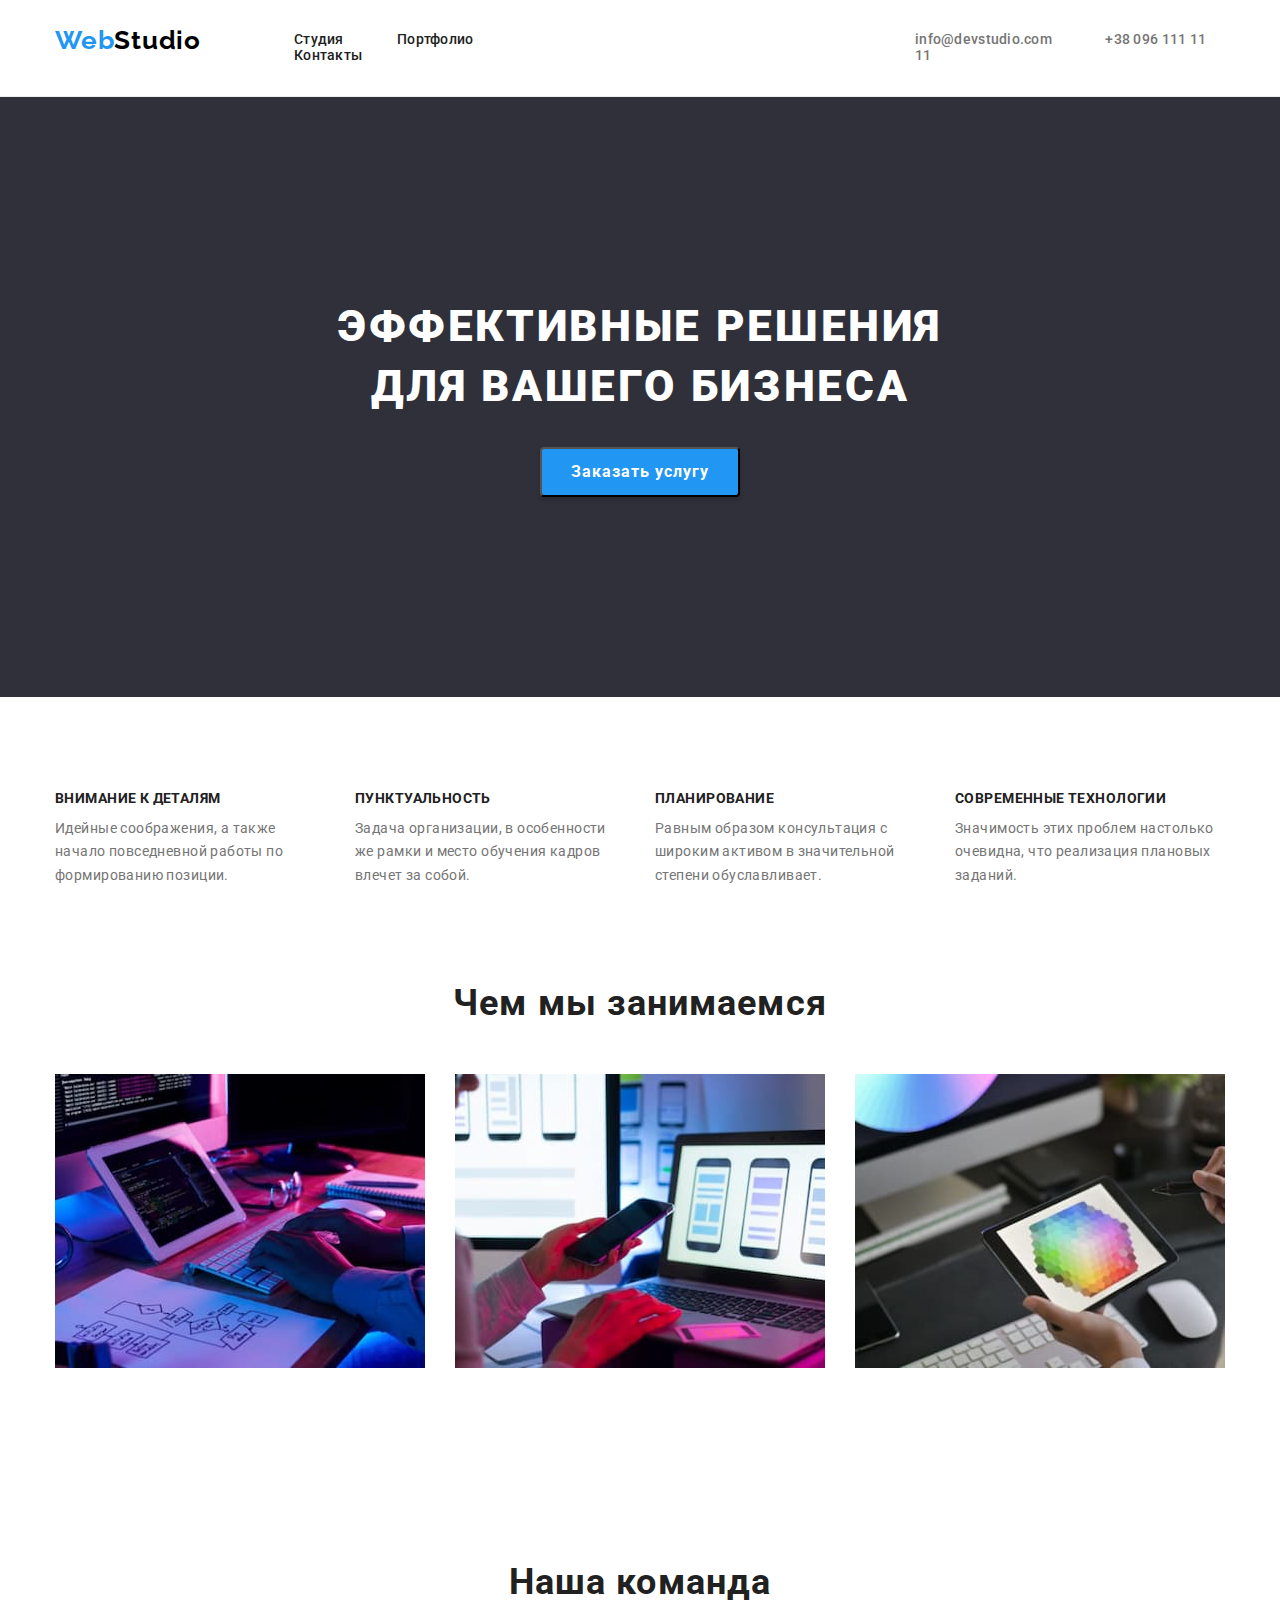
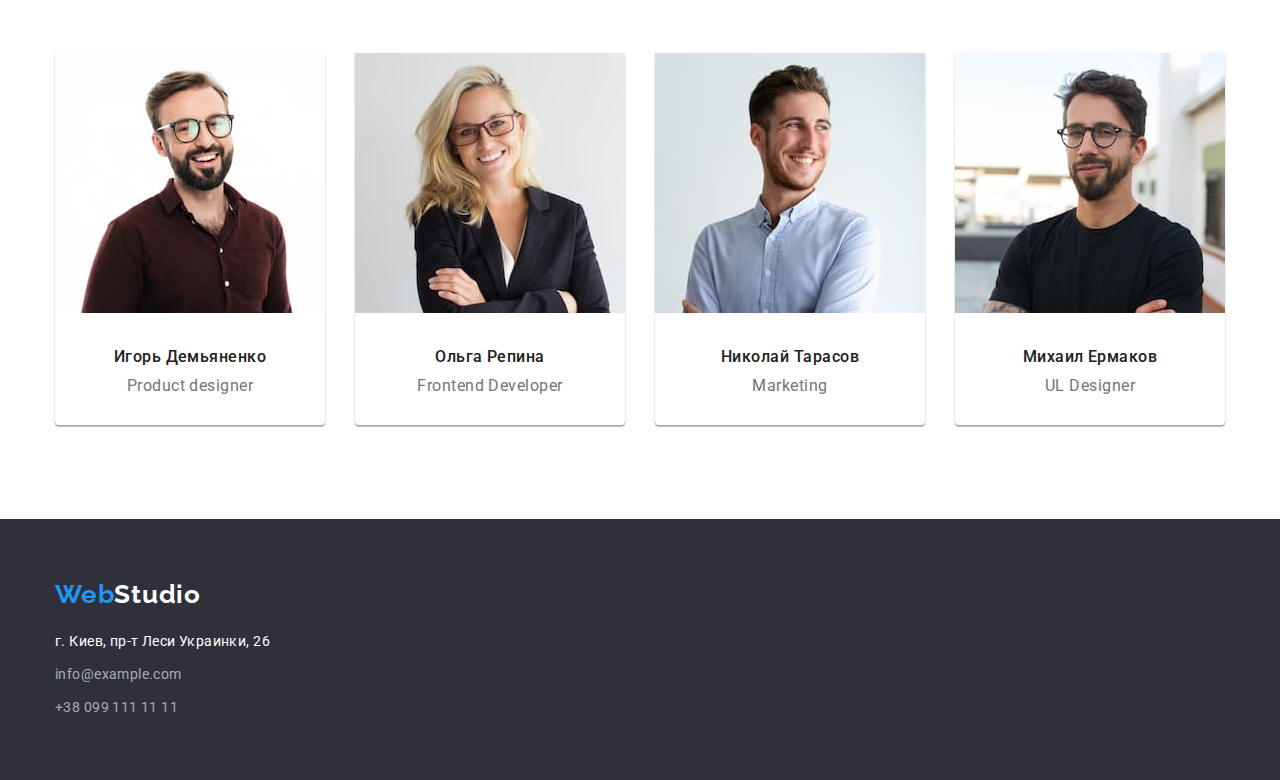
<file: index.html>
<!DOCTYPE html>
<html lang="en">
  <head>
    <meta charset="UTF-8" />
    <meta http-equiv="X-UA-Compatible" content="IE=edge" />
    <meta name="viewport" content="width=device-width, initial-scale=1.0" />
    <link
      rel="stylesheet"
      href="https://cdnjs.cloudflare.com/ajax/libs/modern-normalize/1.0.0/modern-normalize.min.css"
    />
    <link rel="stylesheet" type="text/css" href="css/style.css" />
    <link rel="preconnect" href="https://fonts.googleapis.com" />
    <link rel="preconnect" href="https://fonts.gstatic.com" crossorigin />
    <link
      href="https://fonts.googleapis.com/css2?family=Raleway:wght@700&family=Roboto:wght@400;500;700;900&display=swap"
      rel="stylesheet"
    />
    <title>Document</title>
    <style>
      body {
        font-family: Roboto, sans-serif;
        color: #212121;
        font-style: normal;
        background: #ffffff;
      }
    </style>
  </head>
  <body>
    <header class="header-line">
      <!--Web Studio-->
      <div class="container">
        <div class="top-header">
          <!--Коробка лого-->
          <div class="logo-box">
            <a class="style-color-web-studio" href="">
              Web<span class="studio-color">Studio</span>
            </a>
          </div>
          <!--Коробка навигации-->
          <div class="nav-box">
            <!--Панель навигации-->
            <nav class="nav">
              <ul>
                <li class="hr hr-mrg-l">
                  <a class="link-color" href="index.html">Студия</a>
                </li>
                <li class="hr hr-mrg-l">
                  <a class="link-color" href="portfolio.html">Портфолио</a>
                </li>
                <li class="hr">
                  <a class="link-color" href="Контакты">Контакты</a>
                </li>
              </ul>
            </nav>
          </div>
          <!--Панель имейл и телефон-->
          <div class="tel-box">
            <!--Панель адрес и телефон-->
            <ul class="nav">
              <li class="hr hr-mrg-l">
                <a class="contact-color" href="mailto:info@devstudio.com"
                  >info@devstudio.com</a
                >
              </li>
              <li class="hr">
                <a class="contact-color" href="tel:+380961111111"
                  >+38 096 111 11 11</a
                >
              </li>
            </ul>
          </div>
        </div>
      </div>
    </header>
    <main>
      <div>
        <!--Hero-->
        <div class="heat-bg">
          <!--Надпись-->
          <div class="container heat-position">
            <h1 class="heat-text">ЭФФЕКТИВНЫЕ РЕШЕНИЯ ДЛЯ ВАШЕГО БИЗНЕСА</h1>
            <div class="heat-button-position">
              <button type="button" class="cursor big-button">
                Заказать услугу
              </button>
            </div>
          </div>
        </div>
        <section class="section">
          <div class="container">
            <ul class="card-item">
              <!-- <li>Внимание к деталям</li> -->
              <li class="item-position">
                <h3 class="detail-title">Внимание к деталям</h3>
                <p class="detail-text">
                  Идейные соображения, а также начало повседневной работы по
                  формированию позиции.
                </p>
              </li>
              <li class="item-position">
                <h3 class="detail-title">Пунктуальность</h3>
                <p class="detail-text">
                  Задача организации, в особенности же рамки и место обучения
                  кадров влечет за собой.
                </p>
              </li>
              <li class="item-position">
                <h3 class="detail-title">Планирование</h3>
                <p class="detail-text">
                  Равным образом консультация с широким активом в значительной
                  степени обуславливает.
                </p>
              </li>
              <li class="item-position">
                <h3 class="detail-title">Современные технологии</h3>
                <p class="detail-text">
                  Значимость этих проблем настолько очевидна, что реализация
                  плановых заданий.
                </p>
              </li>
            </ul>
          </div>
        </section>
        <!--Чем мы занимаемся-->
        <section class="section-pad-bot">
          <div class="container">
            <h2 class="w-w-doing">Чем мы занимаемся</h2>
            <ul class="w-w-doing-card">
              <li class="w-w-doing-card-item">
                <img
                  src="image/pct1.jpg"
                  width="370"
                  height="294"
                  alt="Картинка 1"
                />
              </li>
              <li class="w-w-doing-card-item">
                <img
                  src="image/pct2.jpg"
                  width="370"
                  height="294"
                  alt="Картинка 2"
                />
              </li>
              <li class="w-w-doing-card-item">
                <img
                  src="image/pct3.jpg"
                  width="370"
                  height="294"
                  alt="Картинка 3"
                />
              </li>
            </ul>
          </div>
        </section>
        <!--Наша команда-->
        <section class="section">
          <div class="container">
            <h2 class="our-team">Наша команда</h2>
            <!--Team cards-->
            <ul class="our-team-card">
              <!--Team card 1-->
              <li class="our-team-item">
                <img
                  src="image/igor.jpg"
                  width="270"
                  height="260"
                  alt="Игорь"
                />

                <h3 class="our-team-title">Игорь Демьяненко</h3>
                <p class="our-team-text">Product designer</p>
              </li>

              <!--Team card 2-->
              <li class="our-team-item">
                <img
                  src="image/Olga.jpg"
                  width="270"
                  height="260"
                  alt="Ольга"
                />

                <h3 class="our-team-title">Ольга Репина</h3>
                <p class="our-team-text">Frontend Developer</p>
              </li>
              <!--Team card 3-->
              <li class="our-team-item">
                <img
                  src="image/Nikolai.jpg"
                  width="270"
                  height="260"
                  alt="Николай"
                />

                <h3 class="our-team-title">Николай Тарасов</h3>
                <p class="our-team-text">Marketing</p>
              </li>
              <!--Team card 4-->
              <li class="our-team-item">
                <img
                  src="image/Mihail.jpg"
                  width="270"
                  height="260"
                  alt="Михаил"
                />

                <h3 class="our-team-title">Михаил Ермаков</h3>
                <p class="our-team-text">UL Designer</p>
              </li>
            </ul>
          </div>
        </section>
      </div>
    </main>
    <footer class="footer">
      <div class="container">
        <div class="web-footer-position">
          <a class="style-color-web-studio" href="">
            Web<span class="studio-color-footer">Studio</span>
          </a>
        </div>
        <address>
          <ul>
            <li>
              <a
                class="text-footer-map"
                href="https://goo.gl/maps/CRWfaXV7XRGESjdQ7"
              >
                г. Киев, пр-т Леси Украинки, 26</a
              >
            </li>
            <li>
              <a class="text-footer" href="mailto:info@example.com"
                >info@example.com</a
              >
            </li>
            <li>
              <a class="text-footer" href="tel:+380961111111"
                >+38 099 111 11 11</a
              >
            </li>
          </ul>
        </address>
      </div>
    </footer>
  </body>
</html>
</file>
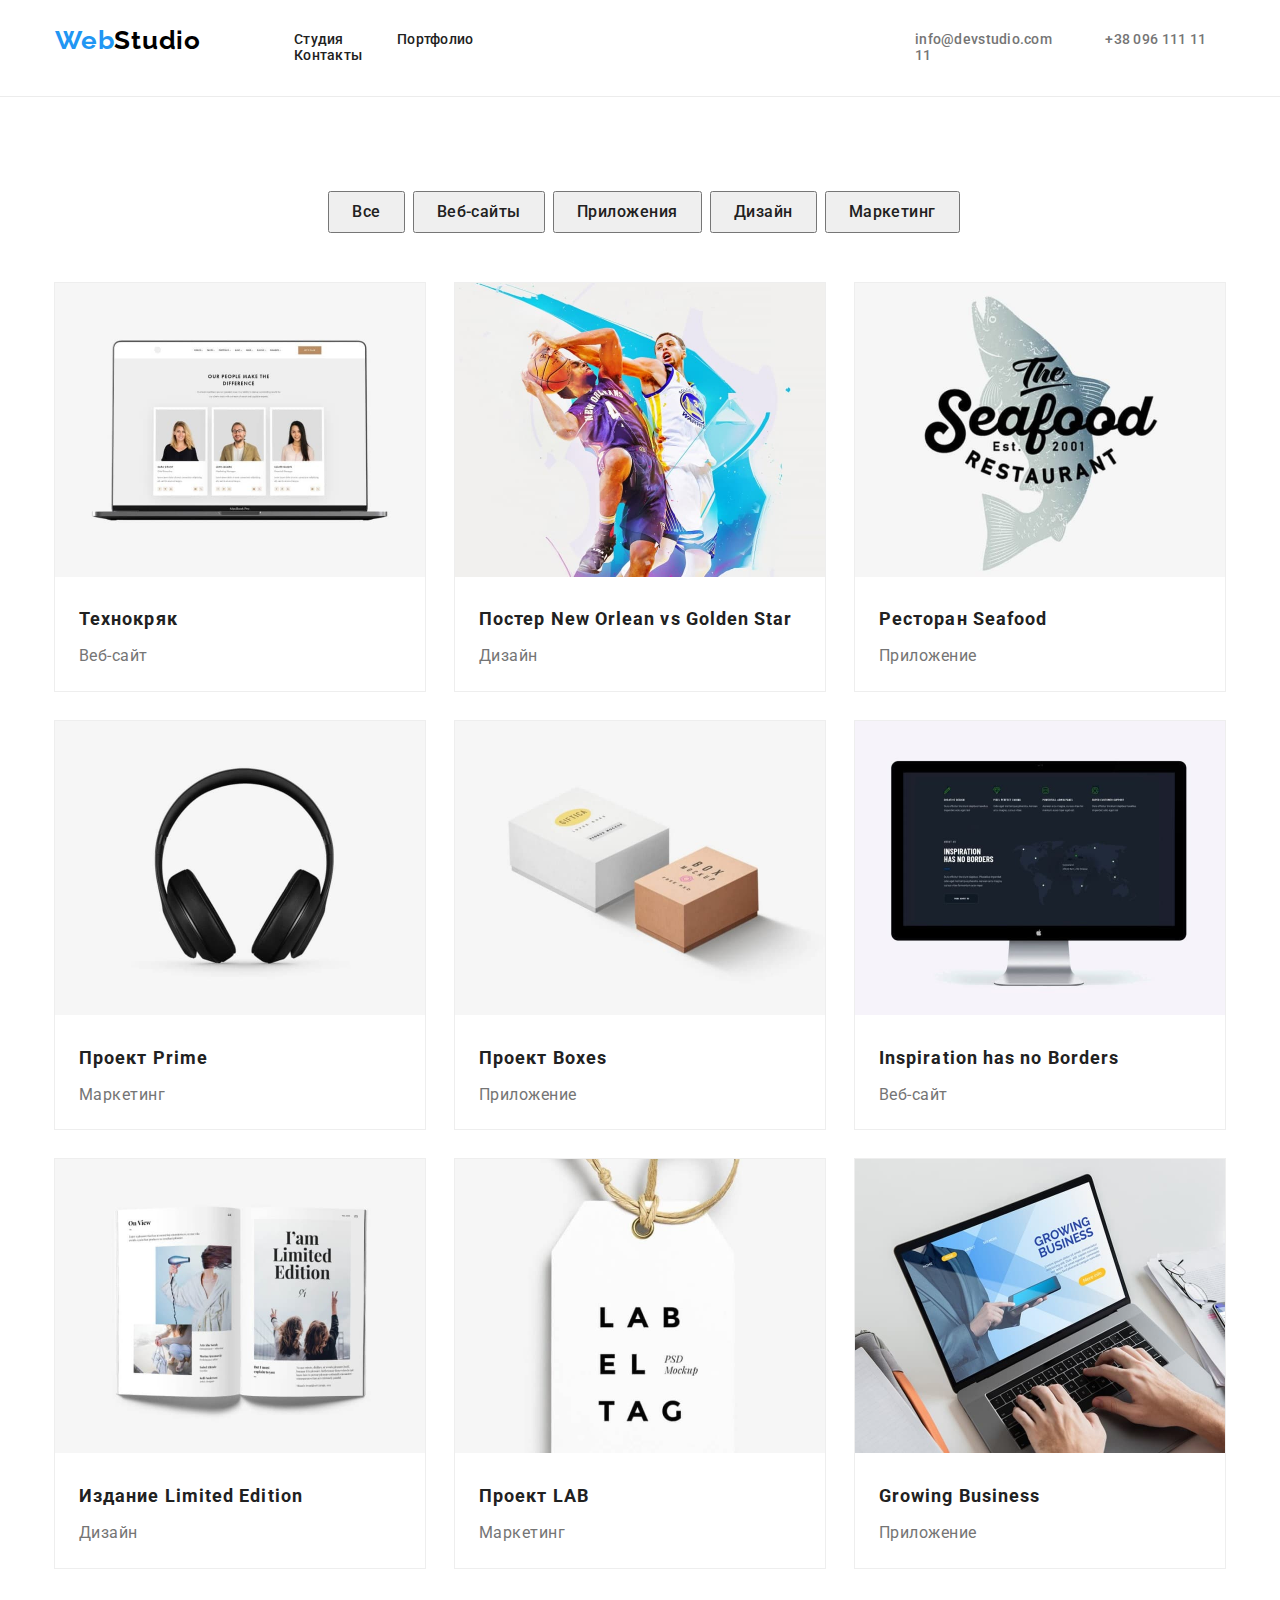
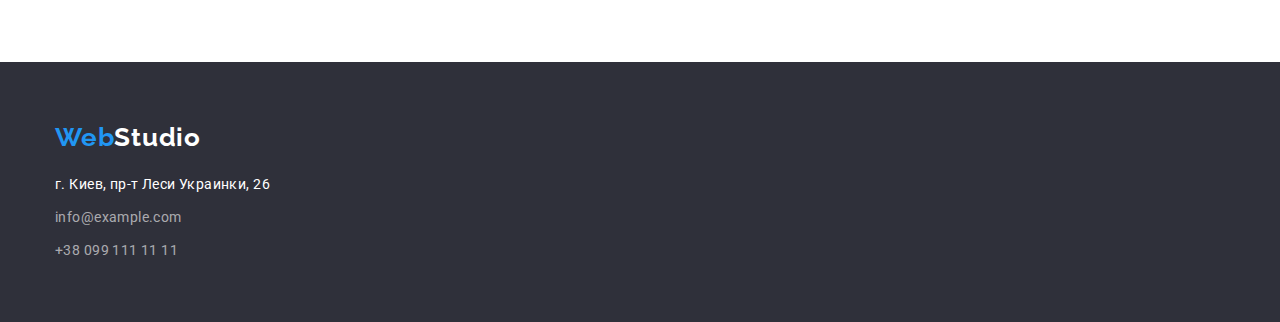
<file: portfolio.html>
<!DOCTYPE html>
<html lang="en">
  <head>
    <meta charset="UTF-8" />
    <meta http-equiv="X-UA-Compatible" content="IE=edge" />
    <meta name="viewport" content="width=device-width, initial-scale=1.0" />
    <link
      rel="stylesheet"
      href="https://cdnjs.cloudflare.com/ajax/libs/modern-normalize/1.0.0/modern-normalize.min.css"
    />
    <link rel="stylesheet" type="text/css" href="css/style.css" />
    <link rel="preconnect" href="https://fonts.googleapis.com" />
    <link rel="preconnect" href="https://fonts.gstatic.com" crossorigin />
    <link
      href="https://fonts.googleapis.com/css2?family=Raleway:wght@700&family=Roboto:wght@400;500;700;900&display=swap"
      rel="stylesheet"
    />
    <title>Document</title>
    <style>
      body {
        font-family: Roboto, sans-serif;
        color: #212121;
        font-style: normal;
        background: #ffffff;
      }
    </style>
  </head>
  <body>
    <header class="header-line">
      <div class="container">
        <div class="top-header">
          <!--Коробка лого-->
          <div class="logo-box">
            <a class="style-color-web-studio" href="">
              Web<span class="studio-color">Studio</span>
            </a>
          </div>
          <!--Коробка навигации-->
          <div class="nav-box">
            <!--Панель навигации-->
            <nav class="nav">
              <ul>
                <li class="hr hr-mrg-l">
                  <a class="link-color" href="index.html">Студия</a>
                </li>
                <li class="hr hr-mrg-l">
                  <a class="link-color" href="portfolio.html">Портфолио</a>
                </li>
                <li class="hr">
                  <a class="link-color" href="Контакты">Контакты</a>
                </li>
              </ul>
            </nav>
          </div>
          <!--Панель имейл и телефон-->
          <div class="tel-box">
            <!--Панель адрес и телефон-->
            <ul class="nav">
              <li class="hr hr-mrg-l">
                <a class="contact-color" href="mailto:info@devstudio.com"
                  >info@devstudio.com</a
                >
              </li>
              <li class="hr">
                <a class="contact-color" href="tel:+380961111111"
                  >+38 096 111 11 11</a
                >
              </li>
            </ul>
          </div>
        </div>
      </div>
    </header>
    <!--Портфолио-->
    <main>
      <section class="section">
        <div class="container">
          <ul class="portfolio-button-card">
            <!--Кнопки портфолио (filters)-->
            <li class="portfolio-button-item">
              <button class="text-button cursor pad-button" type="button">Все</button>
            </li>
            <li class="portfolio-button-item">
              <button class="text-button cursor pad-button" type="button">
                Веб-сайты
              </button>
            </li>
            <li class="portfolio-button-item">
              <button class="text-button cursor pad-button" type="button">
                Приложения
              </button>
            </li>
            <li class="portfolio-button-item">
              <button class="text-button cursor pad-button" type="button">Дизайн</button>
            </li>
            <li class="portfolio-button-item">
              <button class="text-button cursor pad-button" type="button">
                Маркетинг
              </button>
            </li>
          </ul>

          <!--Картинки портфолио-->
          <ul class="portfolio-card">
            <!--Картинки портфолио-->
            <li class="portfolio-item">
              <img
                src="image/pic1.jpg"
                width="370"
                height="294"
                alt="Картинка 1"
              />
              <div class="portfolio-text-title">
                <h3 class="project-title">Технокряк</h3>
                <p class="project-text">Веб-сайт</p>
              </div>
            </li>
            <li class="portfolio-item">
              <img
                src="image/pic2.jpg"
                width="370"
                height="294"
                alt="Картинка 1"
              />
              <div class="portfolio-text-title">
                <h3 class="project-title">Постер New Orlean vs Golden Star</h3>
                <p class="project-text">Дизайн</p>
              </div>
            </li>
            <li class="portfolio-item">
              <img
                src="image/pic3.jpg"
                width="370"
                height="294"
                alt="Картинка 1"
              />
              <div class="portfolio-text-title">
                <h3 class="project-title">Ресторан Seafood</h3>
                <p class="project-text">Приложение</p>
              </div>
            </li>
            <li class="portfolio-item">
              <img
                src="image/pic4.jpg"
                width="370"
                height="294"
                alt="Картинка 1"
              />
              <div class="portfolio-text-title">
                <h3 class="project-title">Проект Prime</h3>
                <p class="project-text">Маркетинг</p>
              </div>
            </li>
            <li class="portfolio-item">
              <img
                src="image/pic5.jpg"
                width="370"
                height="294"
                alt="Картинка 1"
              />
              <div class="portfolio-text-title">
                <h3 class="project-title">Проект Boxes</h3>
                <p class="project-text">Приложение</p>
              </div>
            </li>
            <li class="portfolio-item">
              <img
                src="image/pic6.jpg"
                width="370"
                height="294"
                alt="Картинка 1"
              />
              <div class="portfolio-text-title">
                <h3 class="project-title">Inspiration has no Borders</h3>
                <p class="project-text">Веб-сайт</p>
              </div>
            </li>
            <li class="portfolio-item">
              <img
                src="image/pic7.jpg"
                width="370"
                height="294"
                alt="Картинка 1"
              />
              <div class="portfolio-text-title">
                <h3 class="project-title">Издание Limited Edition</h3>
                <p class="project-text">Дизайн</p>
              </div>
            </li>
            <li class="portfolio-item">
              <img
                src="image/pic8.jpg"
                width="370"
                height="294"
                alt="Картинка 1"
              />
              <div class="portfolio-text-title">
                <h3 class="project-title">Проект LAB</h3>
                <p class="project-text">Маркетинг</p>
              </div>
            </li>
            <li class="portfolio-item">
              <img
                src="image/pic9.jpg"
                width="370"
                height="294"
                alt="Картинка 1"
              />
              <div class="portfolio-text-title">
                <h3 class="project-title">Growing Business</h3>
                <p class="project-text">Приложение</p>
              </div>
            </li>
          </ul>
        </div>
      </section>
    </main>
    <footer class="footer">
      <div class="container">
        <div class="card-padding">
          <div class="web-footer-position">
            <a class="style-color-web-studio" href="">
              Web<span class="studio-color-footer">Studio</span>
            </a>
          </div>
          <address>
            <ul>
              <li>
                <a
                  class="text-footer-map"
                  href="https://goo.gl/maps/CRWfaXV7XRGESjdQ7"
                >
                  г. Киев, пр-т Леси Украинки, 26</a
                >
              </li>
              <li>
                <a class="text-footer" href="mailto:info@example.com"
                  >info@example.com</a
                >
              </li>
              <li>
                <a class="text-footer" href="tel:+380961111111"
                  >+38 099 111 11 11</a
                >
              </li>
            </ul>
          </address>
        </div>
      </div>
    </footer>
  </body>
</html>
</file>
<file: css/style.css>
/* Глобальный сброс стилей*/
h1,
h2,
h3,
h4,
h5,
h6,
p,
ul {
  margin: 0;
  padding: 0;
  border: 0;
}

:root {
  --active-link-color: #2196f3;
  --primary-text-color: #212121;
  --secondary-text-color: #757575;
  --thirdery-text-color: #ffffff;
  --footer-b-color: #2f303a;
}

li {
  list-style-type: none;
}
a {
  text-decoration: none;
}
a {
  color: #212121;
}
a:active {
  color: var(--active-link-color);
}
a:hover {
  color: var(--active-link-color);
}
button:hover {
  background-color: #2196f3;
  color: var(--thirdery-text-color);
}
button:focus {
  background-color: #2196f3;
  color: var(--thirdery-text-color);
}
button:active {
  background-color: #2196f3;
  color: var(--thirdery-text-color);
}
a:focus {
  color: var(--active-link-color);
}

.header-line {
  border-bottom: 1px solid #ececec;
  margin-left: auto;
  margin-right: auto;
}
/* Контейнер*/
.container {
  width: 1200px;
  background-color: transparent;
  margin-left: auto;
  margin-right: auto;
  padding: 0px 15px 0px 15px;
}

/* Секции*/
.section {
  padding-top: 94px;
  padding-bottom: 94px;
}
.section-pad-bot {
  padding-bottom: 94px;
}
/* Коробка хедера*/
.top-header {
  display: flex;
  justify-content: flex-start;
}

/* Коробка лого*/
.logo-box {
  margin: 25px 0px 24px 0px;
}
/* Коробка навигации*/
.nav-box {
  margin: 32px 0px 32px 93px;
}
.hr {
  display: inline;
}

.hr-mrg-l {
  margin-right: 50px;
}
/* Коробка почты и телефона*/
.tel-box {
  margin: 32px 0px 32px 321px;
  display: flex;
  justify-content: flex-start;
}
.style-color-web-studio {
  font-family: Raleway;
  font-style: normal;
  font-weight: 700;
  font-size: 26px;
  line-height: 1.19;
  letter-spacing: 0.03em;
  color: var(--active-link-color);
}
.studio-color {
  color: #000000;
}
.studio-color-footer {
  color: var(--thirdery-text-color);
}
.footer {
  background-color: var(--footer-b-color);
  padding-bottom: 60px;
  padding-top: 60px;
}
.text-footer {
  font-family: Roboto;
  font-style: normal;
  font-weight: 400;
  font-size: 14px;
  line-height: 1.71;
  letter-spacing: 0.03em;
  color: rgba(255, 255, 255, 0.6);
  margin-top: 9px;
  display: inline-block;
}
.text-footer-map {
  font-family: Roboto;
  font-style: normal;
  font-weight: 400;
  font-size: 14px;
  line-height: 1.71;
  letter-spacing: 0.03em;
  color: var(--thirdery-text-color);
}

.web-footer-position {
  margin-bottom: 20px;
}

.nav {
  font-weight: 500;
  font-size: 14px;
  line-height: 1.14;
  letter-spacing: 0.02em;
}

.contact-color {
  color: var(--secondary-text-color);
}

.heat-bg {
  background-color: var(--footer-b-color);
}

.heat-position {
  padding: 200px 252px 200px 252px;
}

.heat-button-position {
  display: flex;
  justify-content: center;
  margin-top: 30px;
}
.heat-text {
  font-weight: 900;
  font-size: 44px;
  line-height: 1.36;
  text-align: center;
  letter-spacing: 0.06em;
  text-transform: uppercase;
  color: var(--thirdery-text-color);
}

.card-item {
  margin: none;
  padding: none;
  list-style: none;
  display: flex;
  margin-left: -30px;
}

.card-item > .item-position {
  flex-basis: 270px;
  margin-left: 30px;
}

.detail-title {
  font-weight: 700;
  font-size: 14px;
  line-height: 1.14;
  letter-spacing: 0.03em;
  text-transform: uppercase;
  color: var(--primary-text-color);
}

.detail-text {
  font-weight: 400;
  font-size: 14px;
  line-height: 1.71;
  letter-spacing: 0.03em;
  color: var(--secondary-text-color);
  margin-top: 10px;
}

.w-w-doing {
  font-weight: 700;
  font-size: 36px;
  line-height: 1.17;
  text-align: center;
  letter-spacing: 0.03em;
  color: var(--primary-text-color);
  margin-bottom: 50px;
}

.w-w-doing-card {
  margin: none;
  padding: none;
  list-style: none;
  display: flex;
  margin-left: -30px;
}

.w-w-doing-card-item {
  flex-basis: calc(100% / 3-30px);
  margin-left: 30px;
}
.our-team {
  font-weight: 700;
  font-size: 36px;
  line-height: 1.17;
  text-align: center;
  letter-spacing: 0.03em;
  color: var(--primary-text-color);
  margin-bottom: 50px;
}

.our-team-title {
  font-weight: 500;
  font-size: 16px;
  line-height: 1.19;
  text-align: center;
  letter-spacing: 0.03em;
  color: var(--primary-text-color);
  margin-top: 30px;
}
.our-team-text {
  font-weight: 400;
  font-size: 16px;
  line-height: 1.19;
  text-align: center;
  letter-spacing: 0.03em;
  color: var(--secondary-text-color);
  margin-top: 10px;
}

.our-team-card {
  margin: none;
  padding: none;
  list-style: none;
  display: flex;
  margin-left: -30px;
}

.our-team-item {
  flex-basis: calc(100% / 3-30px);
  margin-left: 30px;
  box-shadow: 0px 1px 3px rgba(0, 0, 0, 0.12), 0px 1px 1px rgba(0, 0, 0, 0.14),
    0px 2px 1px rgba(0, 0, 0, 0.2);
  border-radius: 0px 0px 4px 4px;
  padding-bottom: 30px;
}

.text-button {
  font-weight: 500;
  font-size: 16px;
  line-height: 1.62;
  text-align: center;
  letter-spacing: 0.03em;
  color: var(--primary-text-color);
}

.project-title {
  font-weight: 700;
  font-size: 18px;
  line-height: 2;
  letter-spacing: 0.06em;
  color: var(--primary-text-color);
}
.project-text {
  font-weight: 400;
  font-size: 16px;
  line-height: 1.87;
  letter-spacing: 0.03em;
  color: var(--secondary-text-color);
  margin-top: 4px;
}
.cursor {
  cursor: pointer;
}

.big-button {
  width: 200px;
  height: 50px;
  font-family: Roboto;
  font-style: normal;
  font-weight: 700;
  font-size: 16px;
  line-height: 1.88;
  letter-spacing: 0.06em;
  color: var(--thirdery-text-color);
  background-color: var(--active-link-color);
  box-shadow: 0px 4px 4px rgba(0, 0, 0, 0.15);
  border-radius: 4px;
}

.portfolio-button-card {
  display: flex;
  justify-content: center;
  margin-left: auto;
  margin-right: auto;
  margin-bottom: 50px;
}
.portfolio-button-item {
  margin-left: 8px;
}
.pad-button {
  padding: 6px 22px;
}

.portfolio-card {
  margin: none;
  padding: none;
  list-style: none;
  display: flex;
  flex-wrap: wrap;
  margin-left: -30px;
  margin-top: -30px;
}

.portfolio-card > .portfolio-item {
  flex-basis: calc(100% / 9);
  margin-left: 30px;
  margin-top: 30px;
  outline: 1px solid #eeeeee;
}

.portfolio-text-title {
  padding: 20px 24px 20px 24px;
}
</file>
